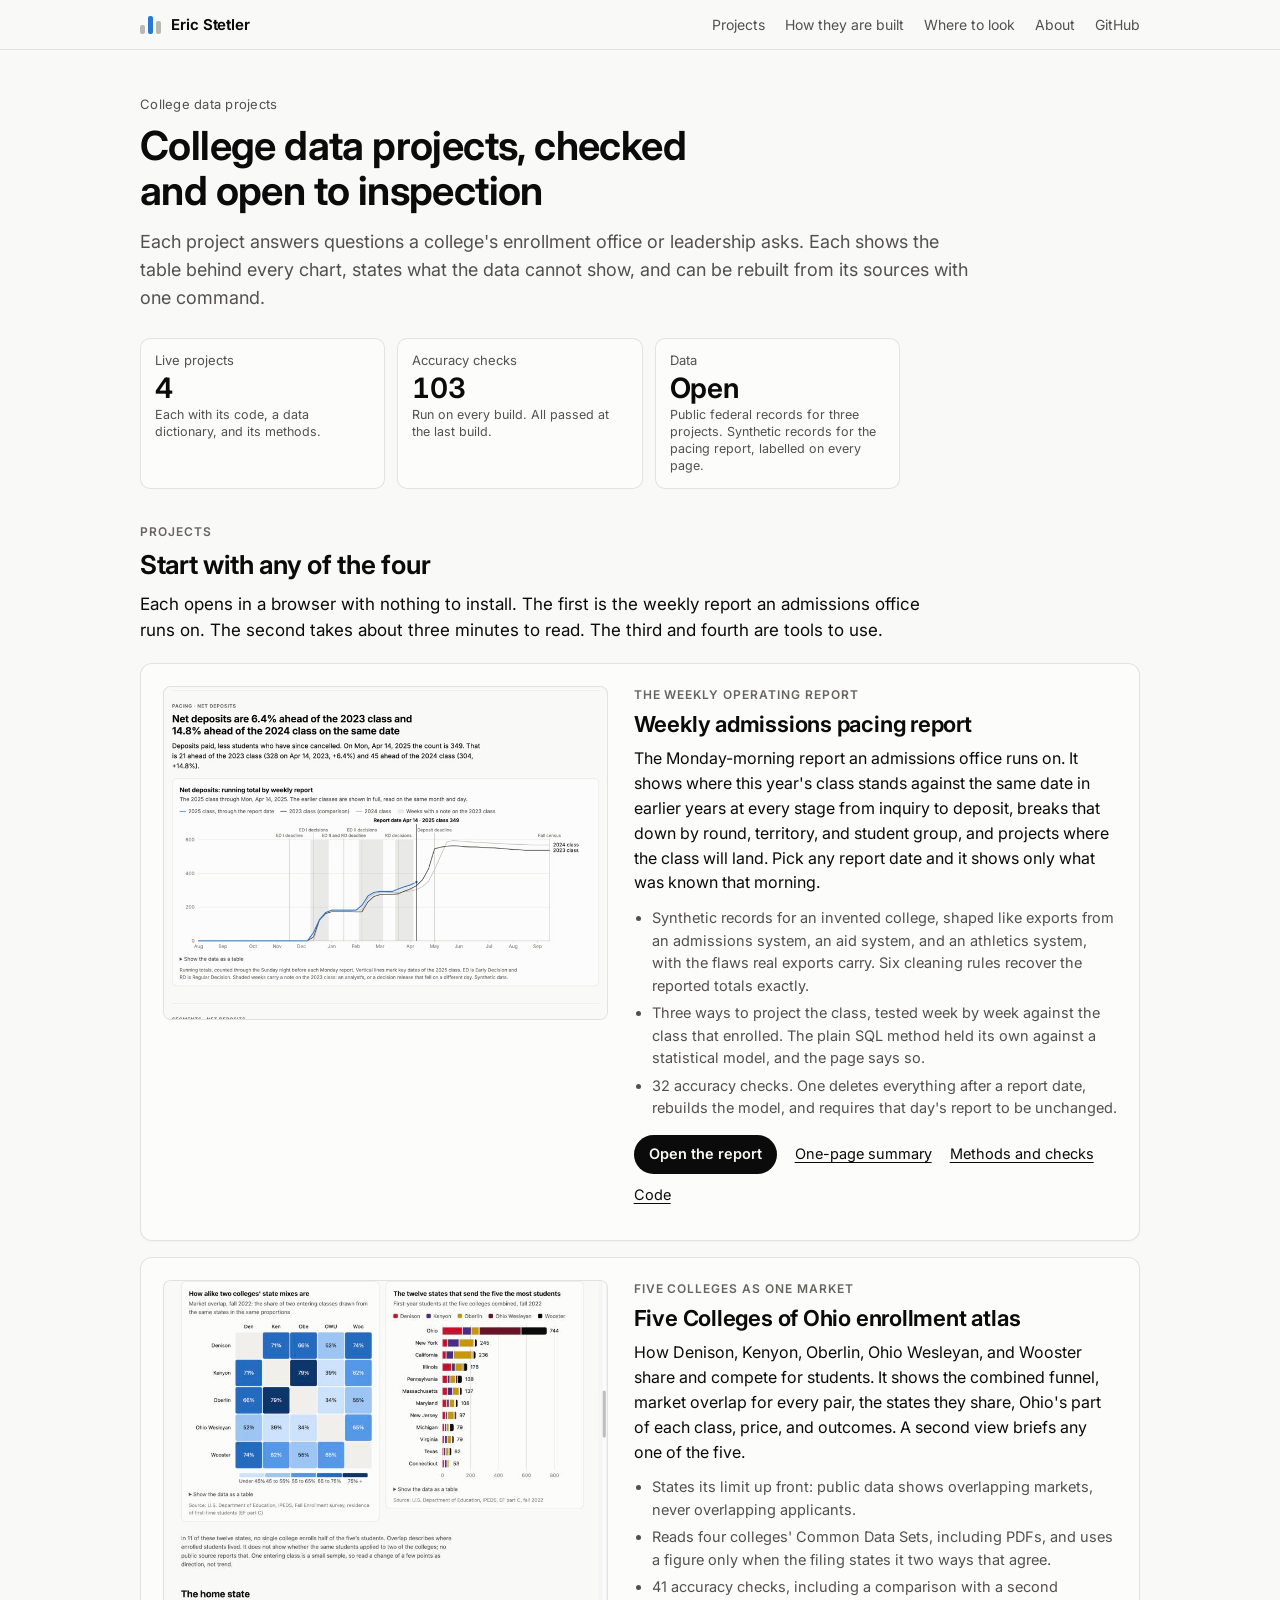
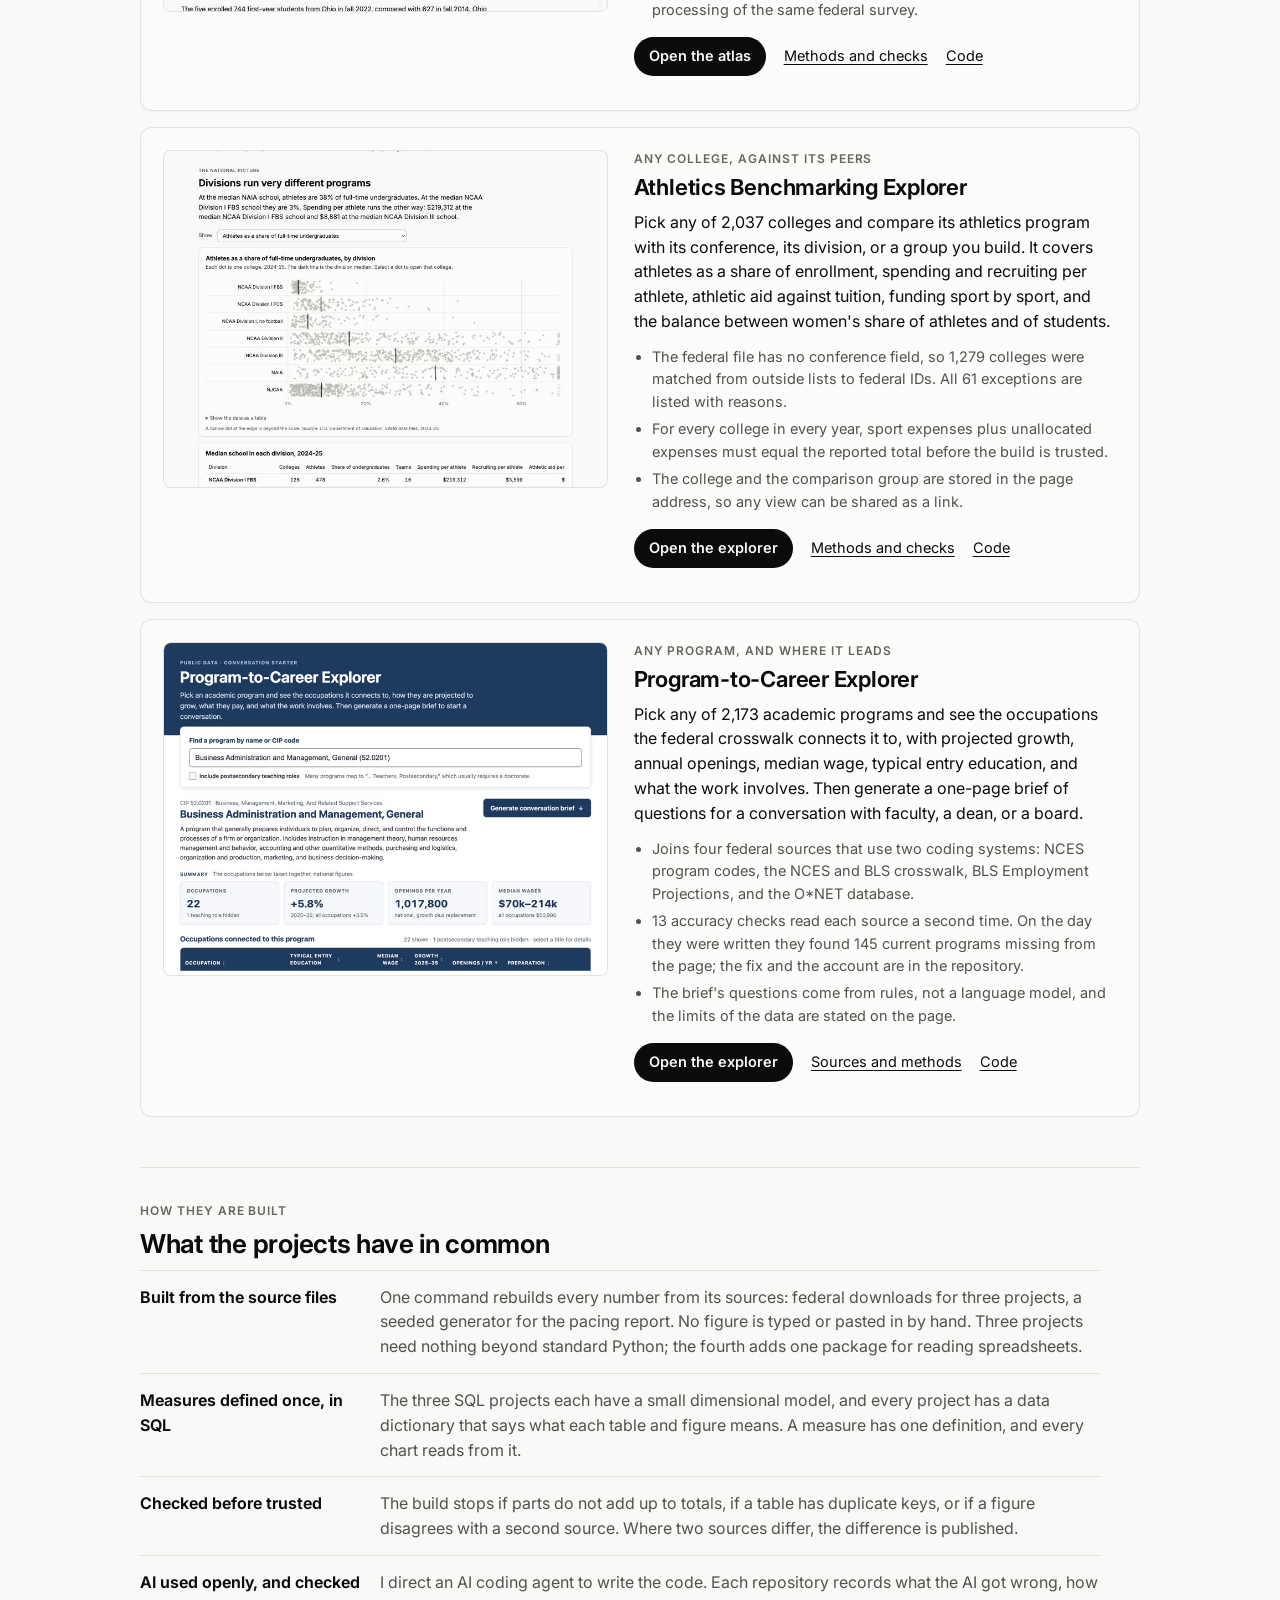
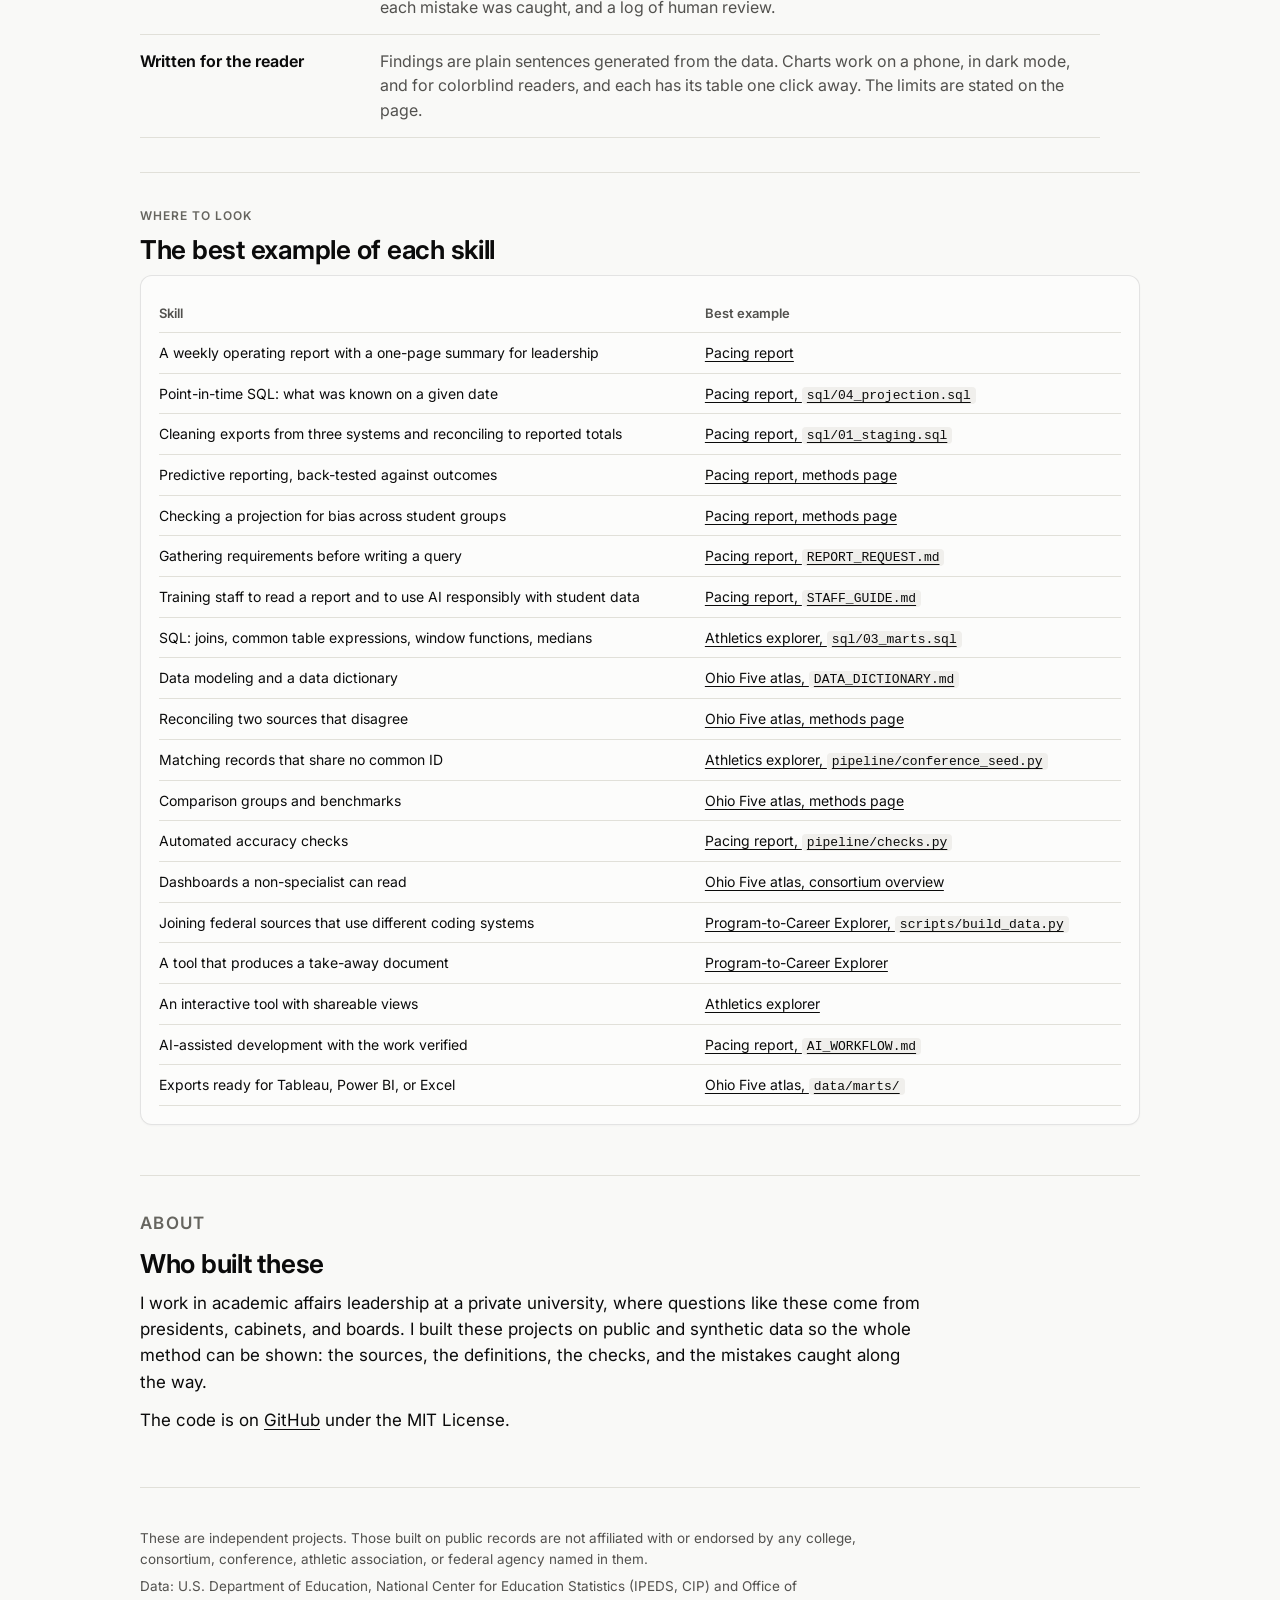
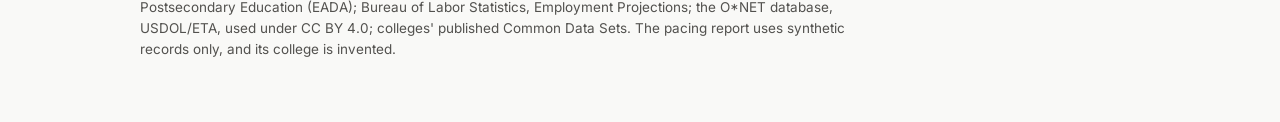
<file: index.html>
<!doctype html>
<html lang="en">
<head>
<meta charset="utf-8">
<meta name="viewport" content="width=device-width, initial-scale=1">
<title>Eric Stetler · College data projects</title>
<meta name="description" content="College data projects built with an AI coding agent and checked: a weekly admissions pacing report, two analyses of public federal records, and a program-to-career explorer. Each is live and open source.">
<link rel="preconnect" href="https://fonts.googleapis.com">
<link rel="preconnect" href="https://fonts.gstatic.com" crossorigin>
<link rel="stylesheet" href="https://fonts.googleapis.com/css2?family=Inter:wght@400..700&display=swap">
<link rel="stylesheet" href="css/style.css">
</head>
<body>
<div class="mast">
  <div class="wrap mast-in">
    <a class="brand" href="./"><span class="mark" aria-hidden="true"><i></i><i></i><i></i></span><span>Eric Stetler</span></a>
    <nav aria-label="Sections of this page">
      <a href="#projects">Projects</a>
      <a href="#method">How they are built</a>
      <a href="#skills">Where to look</a>
      <a href="#about">About</a>
      <a href="https://github.com/estetler-mbadba">GitHub</a>
    </nav>
  </div>
</div>

<div class="wrap">

<header class="top">
  <p class="eyebrow">College data projects</p>
  <h1>College data projects, checked and open to inspection</h1>
  <p class="deck">Each project answers questions a college's enrollment office or leadership asks. Each shows the table behind every chart, states what the data cannot show, and can be rebuilt from its sources with one command.</p>
  <div class="tiles">
    <div class="tile"><span class="label">Live projects</span><span class="value">4</span><span class="delta">Each with its code, a data dictionary, and its methods.</span></div>
    <div class="tile"><span class="label">Accuracy checks</span><span class="value">103</span><span class="delta">Run on every build. All passed at the last build.</span></div>
    <div class="tile"><span class="label">Data</span><span class="value">Open</span><span class="delta">Public federal records for three projects. Synthetic records for the pacing report, labelled on every page.</span></div>
  </div>
</header>

<section id="projects">
  <p class="kicker">Projects</p>
  <h2>Start with any of the four</h2>
  <p class="finding">Each opens in a browser with nothing to install. The first is the weekly report an admissions office runs on. The second takes about three minutes to read. The third and fourth are tools to use.</p>

  <article class="card project">
    <a class="shot" href="https://estetler-mbadba.github.io/admissions-pacing-report/"><img src="img/admissions-pacing-report.jpg" width="800" height="600" alt="Net deposits by weekly report for three entering classes, with the report date marked" loading="lazy"></a>
    <div>
      <p class="kicker">The weekly operating report</p>
      <h3><a href="https://estetler-mbadba.github.io/admissions-pacing-report/">Weekly admissions pacing report</a></h3>
      <p>The Monday-morning report an admissions office runs on. It shows where this year's class stands against the same date in earlier years at every stage from inquiry to deposit, breaks that down by round, territory, and student group, and projects where the class will land. Pick any report date and it shows only what was known that morning.</p>
      <ul>
        <li>Synthetic records for an invented college, shaped like exports from an admissions system, an aid system, and an athletics system, with the flaws real exports carry. Six cleaning rules recover the reported totals exactly.</li>
        <li>Three ways to project the class, tested week by week against the class that enrolled. The plain SQL method held its own against a statistical model, and the page says so.</li>
        <li>32 accuracy checks. One deletes everything after a report date, rebuilds the model, and requires that day's report to be unchanged.</li>
      </ul>
      <p class="links"><a class="btn" href="https://estetler-mbadba.github.io/admissions-pacing-report/">Open the report</a> <a href="https://estetler-mbadba.github.io/admissions-pacing-report/summary.html">One-page summary</a> <a href="https://estetler-mbadba.github.io/admissions-pacing-report/methods.html">Methods and checks</a> <a href="https://github.com/estetler-mbadba/admissions-pacing-report">Code</a></p>
    </div>
  </article>

  <article class="card project">
    <a class="shot" href="https://estetler-mbadba.github.io/ohio-five-enrollment-atlas/"><img src="img/ohio-five-enrollment-atlas.jpg" width="800" height="596" alt="Market overlap between each pair of the Five Colleges of Ohio" loading="lazy"></a>
    <div>
      <p class="kicker">Five colleges as one market</p>
      <h3><a href="https://estetler-mbadba.github.io/ohio-five-enrollment-atlas/">Five Colleges of Ohio enrollment atlas</a></h3>
      <p>How Denison, Kenyon, Oberlin, Ohio Wesleyan, and Wooster share and compete for students. It shows the combined funnel, market overlap for every pair, the states they share, Ohio's part of each class, price, and outcomes. A second view briefs any one of the five.</p>
      <ul>
        <li>States its limit up front: public data shows overlapping markets, never overlapping applicants.</li>
        <li>Reads four colleges' Common Data Sets, including PDFs, and uses a figure only when the filing states it two ways that agree.</li>
        <li>41 accuracy checks, including a comparison with a second processing of the same federal survey.</li>
      </ul>
      <p class="links"><a class="btn" href="https://estetler-mbadba.github.io/ohio-five-enrollment-atlas/">Open the atlas</a> <a href="https://estetler-mbadba.github.io/ohio-five-enrollment-atlas/methods.html">Methods and checks</a> <a href="https://github.com/estetler-mbadba/ohio-five-enrollment-atlas">Code</a></p>
    </div>
  </article>

  <article class="card project">
    <a class="shot" href="https://estetler-mbadba.github.io/athletics-benchmarking-explorer/"><img src="img/athletics-benchmarking-explorer.jpg" width="800" height="608" alt="Athletes as a share of undergraduates by division, one dot per college" loading="lazy"></a>
    <div>
      <p class="kicker">Any college, against its peers</p>
      <h3><a href="https://estetler-mbadba.github.io/athletics-benchmarking-explorer/">Athletics Benchmarking Explorer</a></h3>
      <p>Pick any of 2,037 colleges and compare its athletics program with its conference, its division, or a group you build. It covers athletes as a share of enrollment, spending and recruiting per athlete, athletic aid against tuition, funding sport by sport, and the balance between women's share of athletes and of students.</p>
      <ul>
        <li>The federal file has no conference field, so 1,279 colleges were matched from outside lists to federal IDs. All 61 exceptions are listed with reasons.</li>
        <li>For every college in every year, sport expenses plus unallocated expenses must equal the reported total before the build is trusted.</li>
        <li>The college and the comparison group are stored in the page address, so any view can be shared as a link.</li>
      </ul>
      <p class="links"><a class="btn" href="https://estetler-mbadba.github.io/athletics-benchmarking-explorer/">Open the explorer</a> <a href="https://estetler-mbadba.github.io/athletics-benchmarking-explorer/methods.html">Methods and checks</a> <a href="https://github.com/estetler-mbadba/athletics-benchmarking-explorer">Code</a></p>
    </div>
  </article>
  <article class="card project">
    <a class="shot" href="https://estetler-mbadba.github.io/program-career-explorer/"><img src="img/program-career-explorer.jpg" width="800" height="600" alt="The explorer showing the occupations connected to a business administration program, with growth, openings, and wages" loading="lazy"></a>
    <div>
      <p class="kicker">Any program, and where it leads</p>
      <h3><a href="https://estetler-mbadba.github.io/program-career-explorer/">Program-to-Career Explorer</a></h3>
      <p>Pick any of 2,173 academic programs and see the occupations the federal crosswalk connects it to, with projected growth, annual openings, median wage, typical entry education, and what the work involves. Then generate a one-page brief of questions for a conversation with faculty, a dean, or a board.</p>
      <ul>
        <li>Joins four federal sources that use two coding systems: NCES program codes, the NCES and BLS crosswalk, BLS Employment Projections, and the O*NET database.</li>
        <li>13 accuracy checks read each source a second time. On the day they were written they found 145 current programs missing from the page; the fix and the account are in the repository.</li>
        <li>The brief's questions come from rules, not a language model, and the limits of the data are stated on the page.</li>
      </ul>
      <p class="links"><a class="btn" href="https://estetler-mbadba.github.io/program-career-explorer/">Open the explorer</a> <a href="https://github.com/estetler-mbadba/program-career-explorer/blob/main/SOURCES.md">Sources and methods</a> <a href="https://github.com/estetler-mbadba/program-career-explorer">Code</a></p>
    </div>
  </article>
</section>

<section id="method">
  <p class="kicker">How they are built</p>
  <h2>What the projects have in common</h2>
  <dl class="how">
    <dt>Built from the source files</dt>
    <dd>One command rebuilds every number from its sources: federal downloads for three projects, a seeded generator for the pacing report. No figure is typed or pasted in by hand. Three projects need nothing beyond standard Python; the fourth adds one package for reading spreadsheets.</dd>
    <dt>Measures defined once, in SQL</dt>
    <dd>The three SQL projects each have a small dimensional model, and every project has a data dictionary that says what each table and figure means. A measure has one definition, and every chart reads from it.</dd>
    <dt>Checked before trusted</dt>
    <dd>The build stops if parts do not add up to totals, if a table has duplicate keys, or if a figure disagrees with a second source. Where two sources differ, the difference is published.</dd>
    <dt>AI used openly, and checked</dt>
    <dd>I direct an AI coding agent to write the code. Each repository records what the AI got wrong, how each mistake was caught, and a log of human review.</dd>
    <dt>Written for the reader</dt>
    <dd>Findings are plain sentences generated from the data. Charts work on a phone, in dark mode, and for colorblind readers, and each has its table one click away. The limits are stated on the page.</dd>
  </dl>
</section>

<section id="skills">
  <p class="kicker">Where to look</p>
  <h2>The best example of each skill</h2>
  <div class="card"><div class="table-scroll">
    <table>
      <thead><tr><th scope="col">Skill</th><th scope="col">Best example</th></tr></thead>
      <tbody>
        <tr><td>A weekly operating report with a one-page summary for leadership</td><td><a href="https://estetler-mbadba.github.io/admissions-pacing-report/">Pacing report</a></td></tr>
        <tr><td>Point-in-time SQL: what was known on a given date</td><td><a href="https://github.com/estetler-mbadba/admissions-pacing-report/blob/main/sql/04_projection.sql">Pacing report, <code>sql/04_projection.sql</code></a></td></tr>
        <tr><td>Cleaning exports from three systems and reconciling to reported totals</td><td><a href="https://github.com/estetler-mbadba/admissions-pacing-report/blob/main/sql/01_staging.sql">Pacing report, <code>sql/01_staging.sql</code></a></td></tr>
        <tr><td>Predictive reporting, back-tested against outcomes</td><td><a href="https://estetler-mbadba.github.io/admissions-pacing-report/methods.html#at=backtest">Pacing report, methods page</a></td></tr>
        <tr><td>Checking a projection for bias across student groups</td><td><a href="https://estetler-mbadba.github.io/admissions-pacing-report/methods.html#at=bias">Pacing report, methods page</a></td></tr>
        <tr><td>Gathering requirements before writing a query</td><td><a href="https://github.com/estetler-mbadba/admissions-pacing-report/blob/main/REPORT_REQUEST.md">Pacing report, <code>REPORT_REQUEST.md</code></a></td></tr>
        <tr><td>Training staff to read a report and to use AI responsibly with student data</td><td><a href="https://github.com/estetler-mbadba/admissions-pacing-report/blob/main/STAFF_GUIDE.md">Pacing report, <code>STAFF_GUIDE.md</code></a></td></tr>
        <tr><td>SQL: joins, common table expressions, window functions, medians</td><td><a href="https://github.com/estetler-mbadba/athletics-benchmarking-explorer/blob/main/sql/03_marts.sql">Athletics explorer, <code>sql/03_marts.sql</code></a></td></tr>
        <tr><td>Data modeling and a data dictionary</td><td><a href="https://github.com/estetler-mbadba/ohio-five-enrollment-atlas/blob/main/DATA_DICTIONARY.md">Ohio Five atlas, <code>DATA_DICTIONARY.md</code></a></td></tr>
        <tr><td>Reconciling two sources that disagree</td><td><a href="https://estetler-mbadba.github.io/ohio-five-enrollment-atlas/methods.html#second-source">Ohio Five atlas, methods page</a></td></tr>
        <tr><td>Matching records that share no common ID</td><td><a href="https://github.com/estetler-mbadba/athletics-benchmarking-explorer/blob/main/pipeline/conference_seed.py">Athletics explorer, <code>pipeline/conference_seed.py</code></a></td></tr>
        <tr><td>Comparison groups and benchmarks</td><td><a href="https://estetler-mbadba.github.io/ohio-five-enrollment-atlas/methods.html">Ohio Five atlas, methods page</a></td></tr>
        <tr><td>Automated accuracy checks</td><td><a href="https://github.com/estetler-mbadba/admissions-pacing-report/blob/main/pipeline/checks.py">Pacing report, <code>pipeline/checks.py</code></a></td></tr>
        <tr><td>Dashboards a non-specialist can read</td><td><a href="https://estetler-mbadba.github.io/ohio-five-enrollment-atlas/">Ohio Five atlas, consortium overview</a></td></tr>
        <tr><td>Joining federal sources that use different coding systems</td><td><a href="https://github.com/estetler-mbadba/program-career-explorer/blob/main/scripts/build_data.py">Program-to-Career Explorer, <code>scripts/build_data.py</code></a></td></tr>
        <tr><td>A tool that produces a take-away document</td><td><a href="https://estetler-mbadba.github.io/program-career-explorer/">Program-to-Career Explorer</a></td></tr>
        <tr><td>An interactive tool with shareable views</td><td><a href="https://estetler-mbadba.github.io/athletics-benchmarking-explorer/">Athletics explorer</a></td></tr>
        <tr><td>AI-assisted development with the work verified</td><td><a href="https://github.com/estetler-mbadba/admissions-pacing-report/blob/main/AI_WORKFLOW.md">Pacing report, <code>AI_WORKFLOW.md</code></a></td></tr>
        <tr><td>Exports ready for Tableau, Power BI, or Excel</td><td><a href="https://github.com/estetler-mbadba/ohio-five-enrollment-atlas/tree/main/data/marts">Ohio Five atlas, <code>data/marts/</code></a></td></tr>
      </tbody>
    </table>
  </div></div>
</section>

<section id="about" class="about">
  <p class="kicker">About</p>
  <h2>Who built these</h2>
  <p>I work in academic affairs leadership at a private university, where questions like these come from presidents, cabinets, and boards. I built these projects on public and synthetic data so the whole method can be shown: the sources, the definitions, the checks, and the mistakes caught along the way.</p>
  <p>The code is on <a href="https://github.com/estetler-mbadba">GitHub</a> under the MIT License.</p>
</section>

<hr>
<footer>
  <p>These are independent projects. Those built on public records are not affiliated with or endorsed by any college, consortium, conference, athletic association, or federal agency named in them.</p>
  <p>Data: U.S. Department of Education, National Center for Education Statistics (IPEDS, CIP) and Office of Postsecondary Education (EADA); Bureau of Labor Statistics, Employment Projections; the O*NET database, USDOL/ETA, used under CC BY 4.0; colleges' published Common Data Sets. The pacing report uses synthetic records only, and its college is invented.</p>
</footer>

</div>
</body>
</html>
</file>
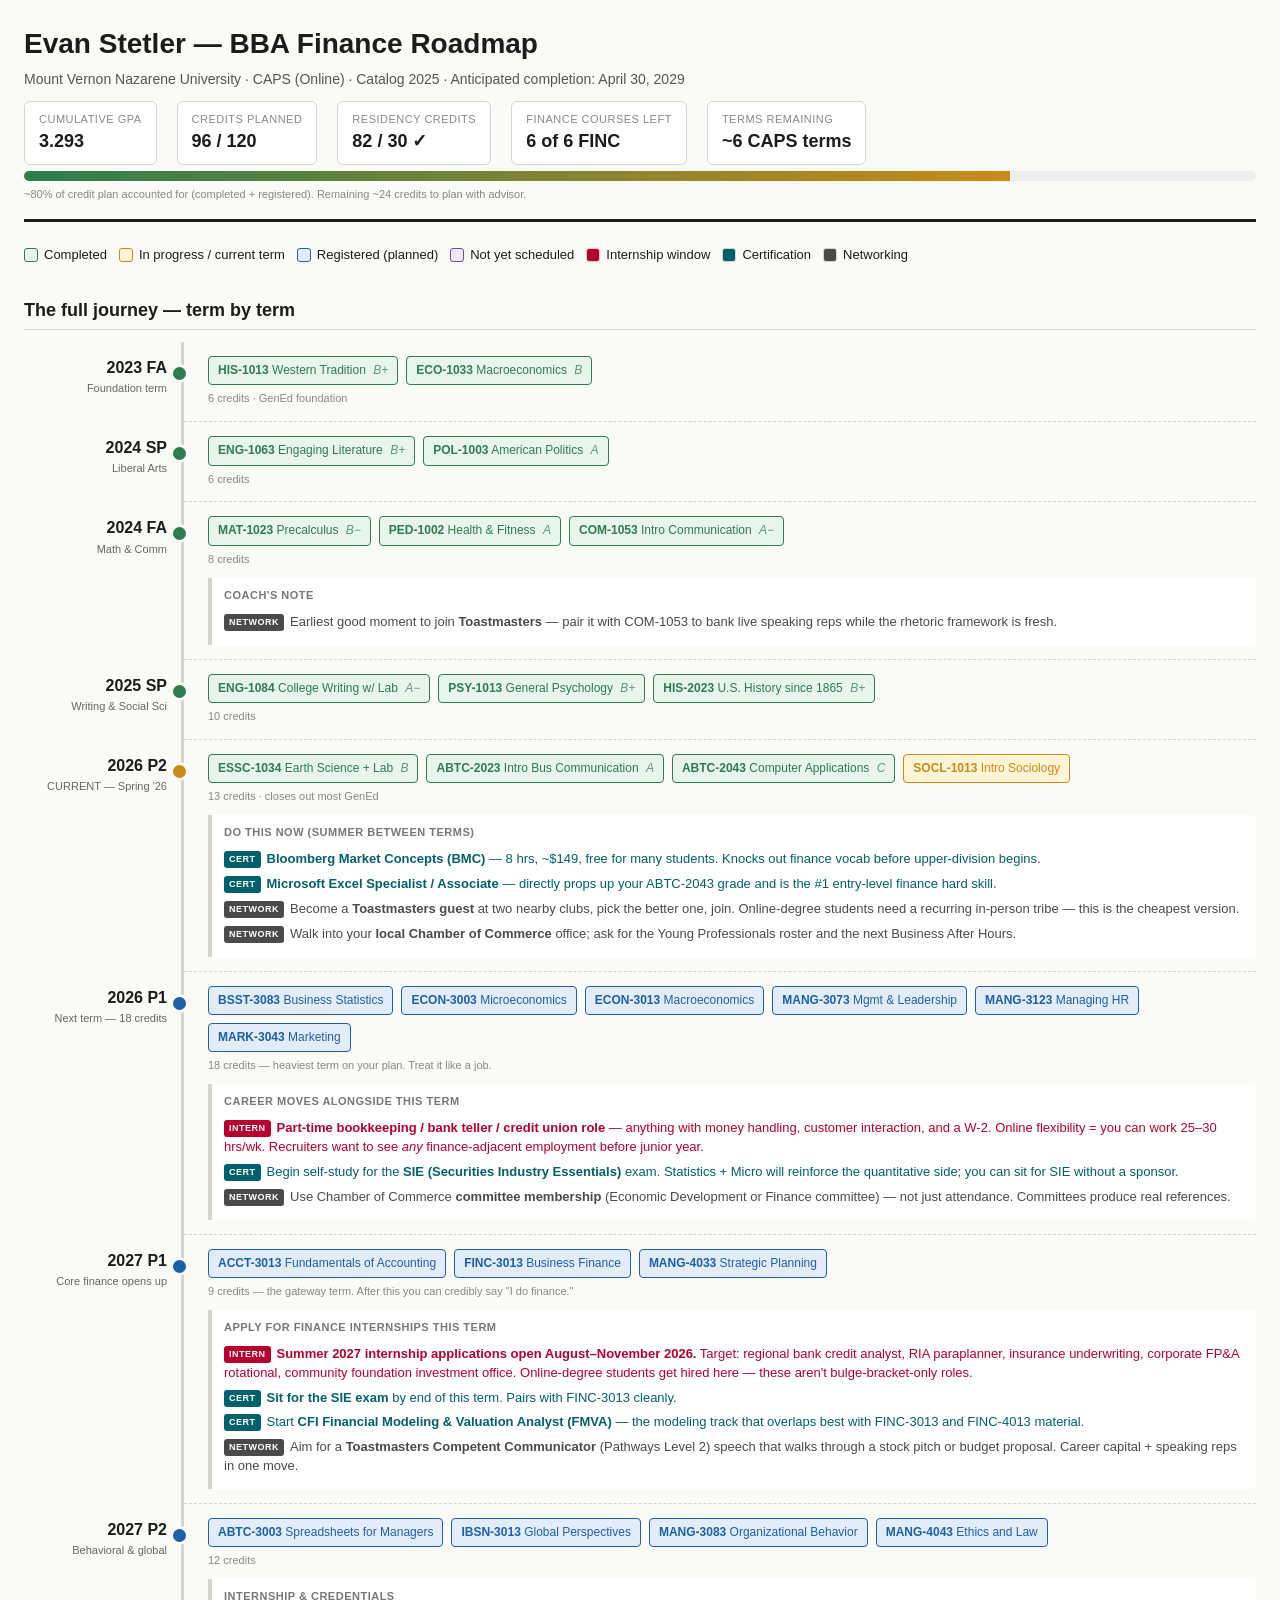
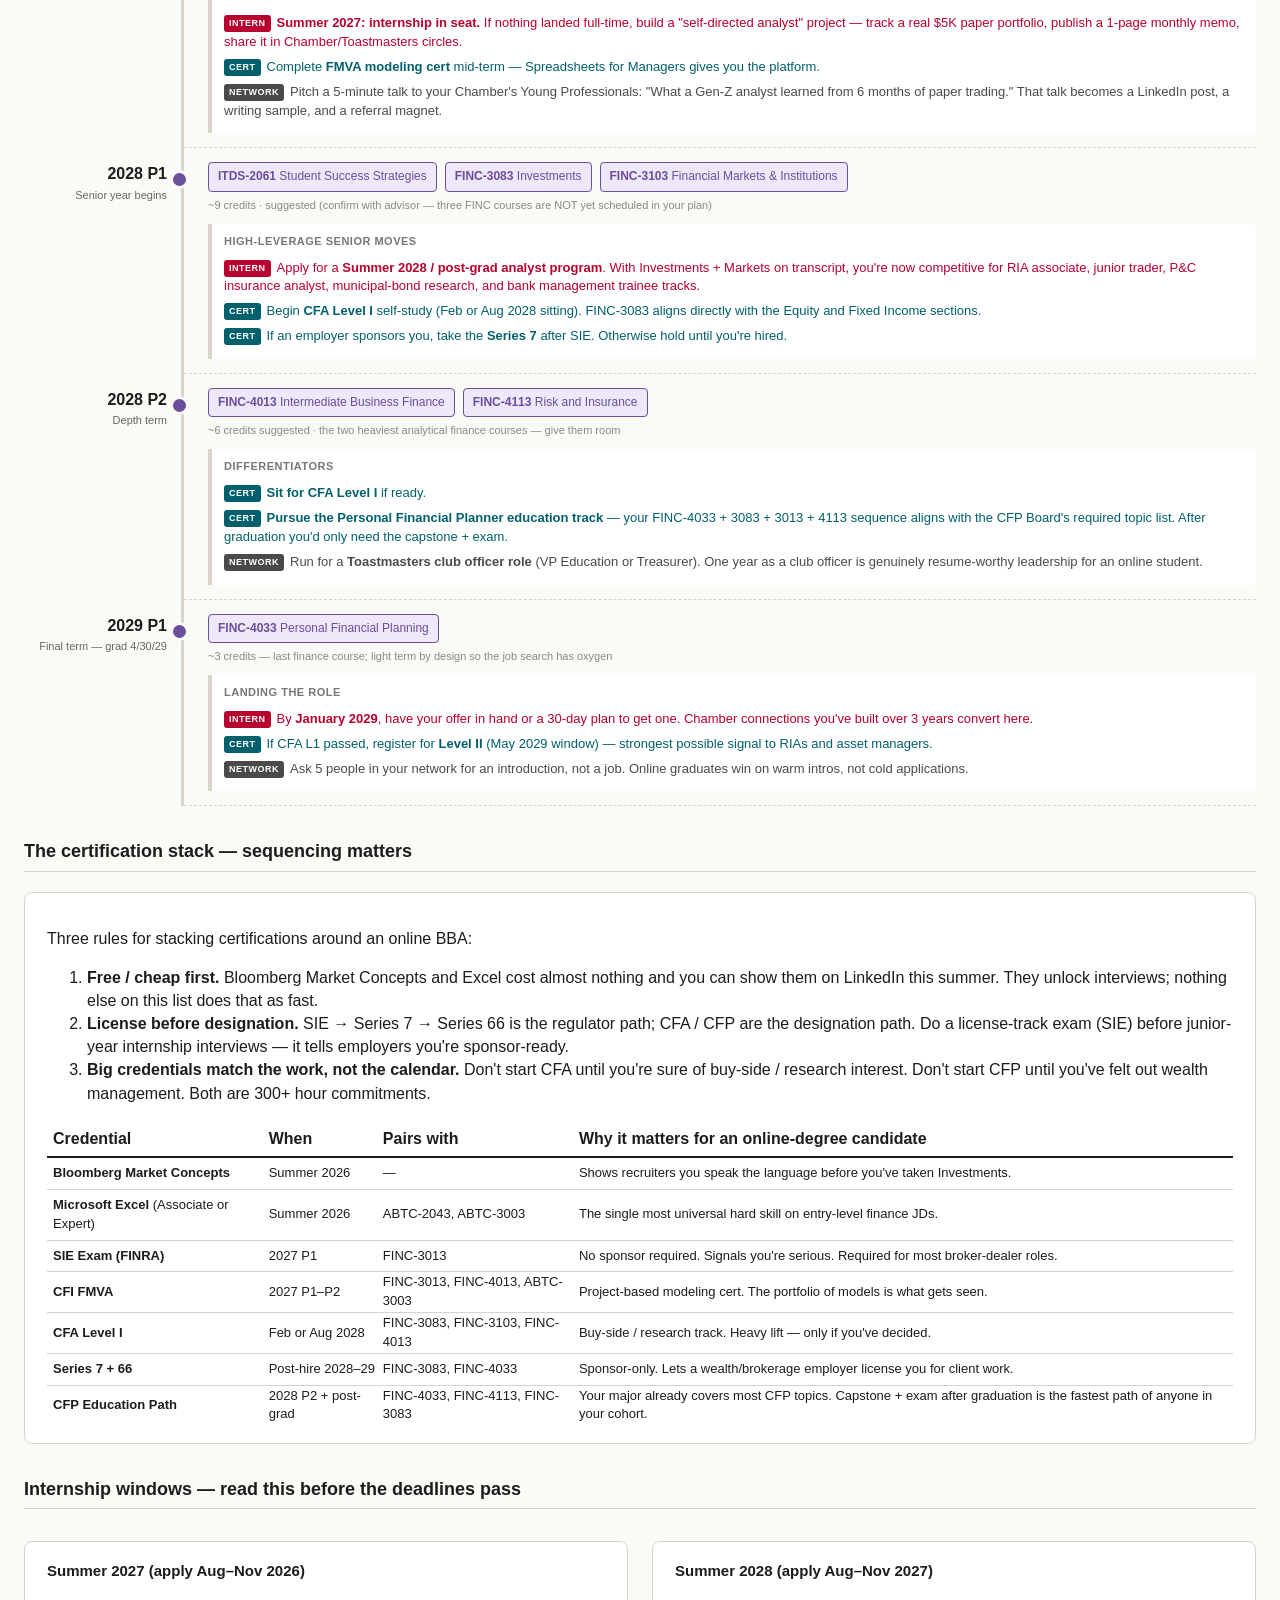
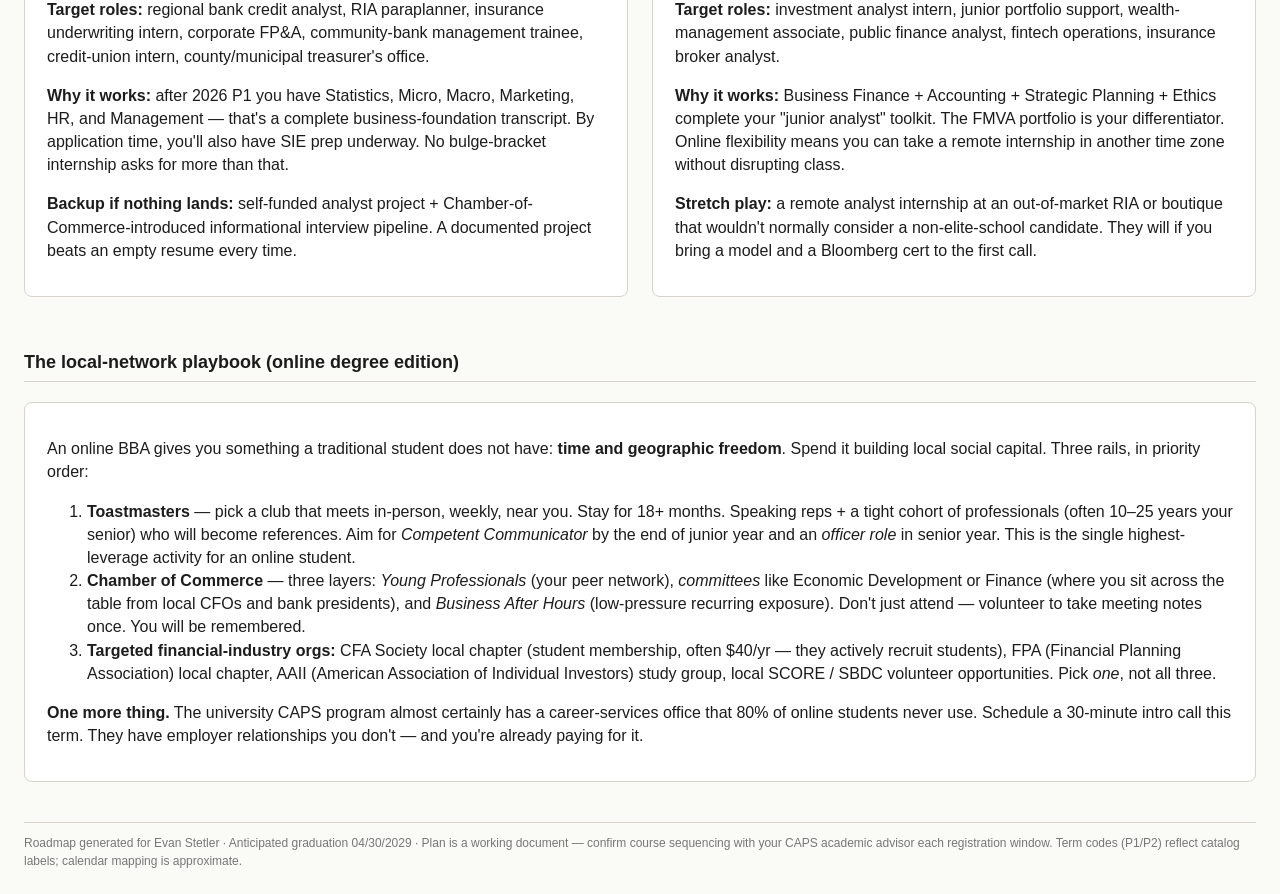
<file: Evan_Roadmap.html>
<!DOCTYPE html>
<html lang="en">
<head>
<meta charset="UTF-8">
<title>Evan Stetler — BBA Finance Roadmap to 4/30/2029</title>
<style>
  :root {
    --done: #2e7d4f;
    --done-bg: #e8f5ec;
    --now: #c98a1a;
    --now-bg: #fff4d6;
    --next: #1f5fa8;
    --next-bg: #e3edfa;
    --future: #6b4f9b;
    --future-bg: #efe7fa;
    --internship: #b8002e;
    --cert: #00606b;
    --network: #4a4a4a;
    --bg: #fafaf7;
    --ink: #1c1c1c;
    --rule: #d8d4cc;
  }
  * { box-sizing: border-box; }
  body { font-family: 'Helvetica Neue', Arial, sans-serif; background: var(--bg); color: var(--ink); margin: 0; padding: 24px; line-height: 1.45; }
  header { border-bottom: 3px solid var(--ink); padding-bottom: 16px; margin-bottom: 24px; }
  h1 { margin: 0 0 4px 0; font-size: 28px; }
  .sub { color: #555; font-size: 14px; }
  .stats { display: flex; gap: 20px; margin-top: 12px; flex-wrap: wrap; }
  .stat { background: white; border: 1px solid var(--rule); border-radius: 6px; padding: 10px 14px; min-width: 130px; }
  .stat .label { font-size: 11px; text-transform: uppercase; letter-spacing: 0.5px; color: #888; }
  .stat .value { font-size: 18px; font-weight: 600; }

  .legend { display: flex; gap: 12px; flex-wrap: wrap; margin-bottom: 20px; font-size: 13px; }
  .legend span { display: inline-flex; align-items: center; gap: 6px; }
  .swatch { width: 14px; height: 14px; border-radius: 3px; display: inline-block; border: 1px solid var(--rule); }

  h2 { font-size: 18px; margin: 32px 0 12px; padding-bottom: 6px; border-bottom: 1px solid var(--rule); }

  .timeline { display: grid; grid-template-columns: 160px 1fr; gap: 0; }
  .term {
    display: contents;
  }
  .term-label {
    border-right: 3px solid var(--rule);
    padding: 14px 14px 14px 0;
    text-align: right;
    font-weight: 600;
    position: relative;
  }
  .term-label .when { display: block; font-size: 11px; color: #666; font-weight: 400; margin-top: 2px; }
  .term-label::after {
    content: '';
    position: absolute;
    right: -8px;
    top: 22px;
    width: 13px;
    height: 13px;
    border-radius: 50%;
    background: var(--rule);
    border: 3px solid var(--bg);
  }
  .term.done .term-label::after { background: var(--done); }
  .term.now .term-label::after { background: var(--now); }
  .term.next .term-label::after { background: var(--next); }
  .term.future .term-label::after { background: var(--future); }
  .term-content { padding: 14px 0 14px 24px; border-bottom: 1px dashed var(--rule); }
  .course-row { display: flex; gap: 8px; flex-wrap: wrap; margin-bottom: 6px; }
  .course {
    display: inline-block;
    padding: 5px 9px;
    border-radius: 4px;
    font-size: 12px;
    border: 1px solid var(--rule);
    background: white;
  }
  .course.done { background: var(--done-bg); border-color: var(--done); color: var(--done); }
  .course.now { background: var(--now-bg); border-color: var(--now); color: var(--now); }
  .course.next { background: var(--next-bg); border-color: var(--next); color: var(--next); }
  .course.future { background: var(--future-bg); border-color: var(--future); color: var(--future); }
  .course .code { font-weight: 700; }
  .course .grade { font-style: italic; opacity: 0.75; margin-left: 4px; }

  .milestones { margin-top: 10px; padding: 10px 12px; background: white; border-left: 4px solid var(--rule); border-radius: 0 4px 4px 0; }
  .milestone-title { font-size: 11px; text-transform: uppercase; letter-spacing: 0.5px; color: #777; margin-bottom: 6px; font-weight: 700; }
  .ms { display: block; font-size: 13px; padding: 3px 0; }
  .ms.intern { color: var(--internship); }
  .ms.cert { color: var(--cert); }
  .ms.net { color: var(--network); }
  .ms .tag {
    display: inline-block;
    font-size: 9px;
    font-weight: 700;
    letter-spacing: 0.5px;
    padding: 2px 5px;
    border-radius: 3px;
    margin-right: 6px;
    vertical-align: middle;
    color: white;
  }
  .ms.intern .tag { background: var(--internship); }
  .ms.cert .tag { background: var(--cert); }
  .ms.net .tag { background: var(--network); }

  .credits { font-size: 11px; color: #888; margin-top: 6px; }
  .progress-bar { height: 10px; background: #eee; border-radius: 5px; overflow: hidden; margin-top: 6px; }
  .progress-bar .fill { height: 100%; background: linear-gradient(90deg, var(--done), var(--now)); }

  .summary-card {
    background: white;
    border: 1px solid var(--rule);
    border-radius: 8px;
    padding: 18px 22px;
    margin: 20px 0;
  }
  .summary-card h3 { margin-top: 0; font-size: 15px; }
  .two-col { display: grid; grid-template-columns: 1fr 1fr; gap: 24px; }
  @media (max-width: 700px) { .two-col { grid-template-columns: 1fr; } .timeline { grid-template-columns: 110px 1fr; } }
  footer { margin-top: 40px; font-size: 12px; color: #777; border-top: 1px solid var(--rule); padding-top: 12px; }
</style>
</head>
<body>

<header>
  <h1>Evan Stetler — BBA Finance Roadmap</h1>
  <div class="sub">Mount Vernon Nazarene University · CAPS (Online) · Catalog 2025 · Anticipated completion: April 30, 2029</div>
  <div class="stats">
    <div class="stat"><div class="label">Cumulative GPA</div><div class="value">3.293</div></div>
    <div class="stat"><div class="label">Credits planned</div><div class="value">96 / 120</div></div>
    <div class="stat"><div class="label">Residency credits</div><div class="value">82 / 30 ✓</div></div>
    <div class="stat"><div class="label">Finance courses left</div><div class="value">6 of 6 FINC</div></div>
    <div class="stat"><div class="label">Terms remaining</div><div class="value">~6 CAPS terms</div></div>
  </div>
  <div class="progress-bar"><div class="fill" style="width: 80%"></div></div>
  <div class="credits">~80% of credit plan accounted for (completed + registered). Remaining ~24 credits to plan with advisor.</div>
</header>

<div class="legend">
  <span><span class="swatch" style="background: var(--done-bg); border-color: var(--done);"></span>Completed</span>
  <span><span class="swatch" style="background: var(--now-bg); border-color: var(--now);"></span>In progress / current term</span>
  <span><span class="swatch" style="background: var(--next-bg); border-color: var(--next);"></span>Registered (planned)</span>
  <span><span class="swatch" style="background: var(--future-bg); border-color: var(--future);"></span>Not yet scheduled</span>
  <span><span class="swatch" style="background: var(--internship);"></span>Internship window</span>
  <span><span class="swatch" style="background: var(--cert);"></span>Certification</span>
  <span><span class="swatch" style="background: var(--network);"></span>Networking</span>
</div>

<h2>The full journey — term by term</h2>

<div class="timeline">

  <!-- 2023 FA -->
  <div class="term done">
    <div class="term-label">2023 FA<span class="when">Foundation term</span></div>
    <div class="term-content">
      <div class="course-row">
        <div class="course done"><span class="code">HIS-1013</span> Western Tradition <span class="grade">B+</span></div>
        <div class="course done"><span class="code">ECO-1033</span> Macroeconomics <span class="grade">B</span></div>
      </div>
      <div class="credits">6 credits · GenEd foundation</div>
    </div>
  </div>

  <!-- 2024 SP -->
  <div class="term done">
    <div class="term-label">2024 SP<span class="when">Liberal Arts</span></div>
    <div class="term-content">
      <div class="course-row">
        <div class="course done"><span class="code">ENG-1063</span> Engaging Literature <span class="grade">B+</span></div>
        <div class="course done"><span class="code">POL-1003</span> American Politics <span class="grade">A</span></div>
      </div>
      <div class="credits">6 credits</div>
    </div>
  </div>

  <!-- 2024 FA -->
  <div class="term done">
    <div class="term-label">2024 FA<span class="when">Math & Comm</span></div>
    <div class="term-content">
      <div class="course-row">
        <div class="course done"><span class="code">MAT-1023</span> Precalculus <span class="grade">B−</span></div>
        <div class="course done"><span class="code">PED-1002</span> Health & Fitness <span class="grade">A</span></div>
        <div class="course done"><span class="code">COM-1053</span> Intro Communication <span class="grade">A−</span></div>
      </div>
      <div class="credits">8 credits</div>
      <div class="milestones">
        <div class="milestone-title">Coach's note</div>
        <span class="ms net"><span class="tag">NETWORK</span>Earliest good moment to join <b>Toastmasters</b> — pair it with COM-1053 to bank live speaking reps while the rhetoric framework is fresh.</span>
      </div>
    </div>
  </div>

  <!-- 2025 SP -->
  <div class="term done">
    <div class="term-label">2025 SP<span class="when">Writing & Social Sci</span></div>
    <div class="term-content">
      <div class="course-row">
        <div class="course done"><span class="code">ENG-1084</span> College Writing w/ Lab <span class="grade">A−</span></div>
        <div class="course done"><span class="code">PSY-1013</span> General Psychology <span class="grade">B+</span></div>
        <div class="course done"><span class="code">HIS-2023</span> U.S. History since 1865 <span class="grade">B+</span></div>
      </div>
      <div class="credits">10 credits</div>
    </div>
  </div>

  <!-- 2026 P2 - CURRENT -->
  <div class="term now">
    <div class="term-label">2026 P2<span class="when">CURRENT — Spring '26</span></div>
    <div class="term-content">
      <div class="course-row">
        <div class="course done"><span class="code">ESSC-1034</span> Earth Science + Lab <span class="grade">B</span></div>
        <div class="course done"><span class="code">ABTC-2023</span> Intro Bus Communication <span class="grade">A</span></div>
        <div class="course done"><span class="code">ABTC-2043</span> Computer Applications <span class="grade">C</span></div>
        <div class="course now"><span class="code">SOCL-1013</span> Intro Sociology</div>
      </div>
      <div class="credits">13 credits · closes out most GenEd</div>
      <div class="milestones">
        <div class="milestone-title">Do this now (summer between terms)</div>
        <span class="ms cert"><span class="tag">CERT</span><b>Bloomberg Market Concepts (BMC)</b> — 8 hrs, ~$149, free for many students. Knocks out finance vocab before upper-division begins.</span>
        <span class="ms cert"><span class="tag">CERT</span><b>Microsoft Excel Specialist / Associate</b> — directly props up your ABTC-2043 grade and is the #1 entry-level finance hard skill.</span>
        <span class="ms net"><span class="tag">NETWORK</span>Become a <b>Toastmasters guest</b> at two nearby clubs, pick the better one, join. Online-degree students need a recurring in-person tribe — this is the cheapest version.</span>
        <span class="ms net"><span class="tag">NETWORK</span>Walk into your <b>local Chamber of Commerce</b> office; ask for the Young Professionals roster and the next Business After Hours.</span>
      </div>
    </div>
  </div>

  <!-- 2026 P1 -->
  <div class="term next">
    <div class="term-label">2026 P1<span class="when">Next term — 18 credits</span></div>
    <div class="term-content">
      <div class="course-row">
        <div class="course next"><span class="code">BSST-3083</span> Business Statistics</div>
        <div class="course next"><span class="code">ECON-3003</span> Microeconomics</div>
        <div class="course next"><span class="code">ECON-3013</span> Macroeconomics</div>
        <div class="course next"><span class="code">MANG-3073</span> Mgmt & Leadership</div>
        <div class="course next"><span class="code">MANG-3123</span> Managing HR</div>
        <div class="course next"><span class="code">MARK-3043</span> Marketing</div>
      </div>
      <div class="credits">18 credits — heaviest term on your plan. Treat it like a job.</div>
      <div class="milestones">
        <div class="milestone-title">Career moves alongside this term</div>
        <span class="ms intern"><span class="tag">INTERN</span><b>Part-time bookkeeping / bank teller / credit union role</b> — anything with money handling, customer interaction, and a W-2. Online flexibility = you can work 25–30 hrs/wk. Recruiters want to see <i>any</i> finance-adjacent employment before junior year.</span>
        <span class="ms cert"><span class="tag">CERT</span>Begin self-study for the <b>SIE (Securities Industry Essentials)</b> exam. Statistics + Micro will reinforce the quantitative side; you can sit for SIE without a sponsor.</span>
        <span class="ms net"><span class="tag">NETWORK</span>Use Chamber of Commerce <b>committee membership</b> (Economic Development or Finance committee) — not just attendance. Committees produce real references.</span>
      </div>
    </div>
  </div>

  <!-- 2027 P1 -->
  <div class="term next">
    <div class="term-label">2027 P1<span class="when">Core finance opens up</span></div>
    <div class="term-content">
      <div class="course-row">
        <div class="course next"><span class="code">ACCT-3013</span> Fundamentals of Accounting</div>
        <div class="course next"><span class="code">FINC-3013</span> Business Finance</div>
        <div class="course next"><span class="code">MANG-4033</span> Strategic Planning</div>
      </div>
      <div class="credits">9 credits — the gateway term. After this you can credibly say "I do finance."</div>
      <div class="milestones">
        <div class="milestone-title">Apply for finance internships THIS term</div>
        <span class="ms intern"><span class="tag">INTERN</span><b>Summer 2027 internship applications open August–November 2026.</b> Target: regional bank credit analyst, RIA paraplanner, insurance underwriting, corporate FP&A rotational, community foundation investment office. Online-degree students get hired here — these aren't bulge-bracket-only roles.</span>
        <span class="ms cert"><span class="tag">CERT</span><b>Sit for the SIE exam</b> by end of this term. Pairs with FINC-3013 cleanly.</span>
        <span class="ms cert"><span class="tag">CERT</span>Start <b>CFI Financial Modeling & Valuation Analyst (FMVA)</b> — the modeling track that overlaps best with FINC-3013 and FINC-4013 material.</span>
        <span class="ms net"><span class="tag">NETWORK</span>Aim for a <b>Toastmasters Competent Communicator</b> (Pathways Level 2) speech that walks through a stock pitch or budget proposal. Career capital + speaking reps in one move.</span>
      </div>
    </div>
  </div>

  <!-- 2027 P2 -->
  <div class="term next">
    <div class="term-label">2027 P2<span class="when">Behavioral & global</span></div>
    <div class="term-content">
      <div class="course-row">
        <div class="course next"><span class="code">ABTC-3003</span> Spreadsheets for Managers</div>
        <div class="course next"><span class="code">IBSN-3013</span> Global Perspectives</div>
        <div class="course next"><span class="code">MANG-3083</span> Organizational Behavior</div>
        <div class="course next"><span class="code">MANG-4043</span> Ethics and Law</div>
      </div>
      <div class="credits">12 credits</div>
      <div class="milestones">
        <div class="milestone-title">Internship & credentials</div>
        <span class="ms intern"><span class="tag">INTERN</span><b>Summer 2027: internship in seat.</b> If nothing landed full-time, build a "self-directed analyst" project — track a real $5K paper portfolio, publish a 1-page monthly memo, share it in Chamber/Toastmasters circles.</span>
        <span class="ms cert"><span class="tag">CERT</span>Complete <b>FMVA modeling cert</b> mid-term — Spreadsheets for Managers gives you the platform.</span>
        <span class="ms net"><span class="tag">NETWORK</span>Pitch a 5-minute talk to your Chamber's Young Professionals: "What a Gen-Z analyst learned from 6 months of paper trading." That talk becomes a LinkedIn post, a writing sample, and a referral magnet.</span>
      </div>
    </div>
  </div>

  <!-- 2028 P1 -->
  <div class="term future">
    <div class="term-label">2028 P1<span class="when">Senior year begins</span></div>
    <div class="term-content">
      <div class="course-row">
        <div class="course future"><span class="code">ITDS-2061</span> Student Success Strategies</div>
        <div class="course future"><span class="code">FINC-3083</span> Investments</div>
        <div class="course future"><span class="code">FINC-3103</span> Financial Markets &amp; Institutions</div>
      </div>
      <div class="credits">~9 credits · suggested (confirm with advisor — three FINC courses are NOT yet scheduled in your plan)</div>
      <div class="milestones">
        <div class="milestone-title">High-leverage senior moves</div>
        <span class="ms intern"><span class="tag">INTERN</span>Apply for a <b>Summer 2028 / post-grad analyst program</b>. With Investments + Markets on transcript, you're now competitive for RIA associate, junior trader, P&C insurance analyst, municipal-bond research, and bank management trainee tracks.</span>
        <span class="ms cert"><span class="tag">CERT</span>Begin <b>CFA Level I</b> self-study (Feb or Aug 2028 sitting). FINC-3083 aligns directly with the Equity and Fixed Income sections.</span>
        <span class="ms cert"><span class="tag">CERT</span>If an employer sponsors you, take the <b>Series 7</b> after SIE. Otherwise hold until you're hired.</span>
      </div>
    </div>
  </div>

  <!-- 2028 P2 -->
  <div class="term future">
    <div class="term-label">2028 P2<span class="when">Depth term</span></div>
    <div class="term-content">
      <div class="course-row">
        <div class="course future"><span class="code">FINC-4013</span> Intermediate Business Finance</div>
        <div class="course future"><span class="code">FINC-4113</span> Risk and Insurance</div>
      </div>
      <div class="credits">~6 credits suggested · the two heaviest analytical finance courses — give them room</div>
      <div class="milestones">
        <div class="milestone-title">Differentiators</div>
        <span class="ms cert"><span class="tag">CERT</span><b>Sit for CFA Level I</b> if ready.</span>
        <span class="ms cert"><span class="tag">CERT</span><b>Pursue the Personal Financial Planner education track</b> — your FINC-4033 + 3083 + 3013 + 4113 sequence aligns with the CFP Board's required topic list. After graduation you'd only need the capstone + exam.</span>
        <span class="ms net"><span class="tag">NETWORK</span>Run for a <b>Toastmasters club officer role</b> (VP Education or Treasurer). One year as a club officer is genuinely resume-worthy leadership for an online student.</span>
      </div>
    </div>
  </div>

  <!-- 2029 P1 -->
  <div class="term future">
    <div class="term-label">2029 P1<span class="when">Final term — grad 4/30/29</span></div>
    <div class="term-content">
      <div class="course-row">
        <div class="course future"><span class="code">FINC-4033</span> Personal Financial Planning</div>
      </div>
      <div class="credits">~3 credits — last finance course; light term by design so the job search has oxygen</div>
      <div class="milestones">
        <div class="milestone-title">Landing the role</div>
        <span class="ms intern"><span class="tag">INTERN</span>By <b>January 2029</b>, have your offer in hand or a 30-day plan to get one. Chamber connections you've built over 3 years convert here.</span>
        <span class="ms cert"><span class="tag">CERT</span>If CFA L1 passed, register for <b>Level II</b> (May 2029 window) — strongest possible signal to RIAs and asset managers.</span>
        <span class="ms net"><span class="tag">NETWORK</span>Ask 5 people in your network for an introduction, not a job. Online graduates win on warm intros, not cold applications.</span>
      </div>
    </div>
  </div>

</div>

<h2>The certification stack — sequencing matters</h2>
<div class="summary-card">
  <p>Three rules for stacking certifications around an online BBA:</p>
  <ol>
    <li><b>Free / cheap first.</b> Bloomberg Market Concepts and Excel cost almost nothing and you can show them on LinkedIn this summer. They unlock interviews; nothing else on this list does that as fast.</li>
    <li><b>License before designation.</b> SIE → Series 7 → Series 66 is the regulator path; CFA / CFP are the designation path. Do a license-track exam (SIE) before junior-year internship interviews — it tells employers you're sponsor-ready.</li>
    <li><b>Big credentials match the work, not the calendar.</b> Don't start CFA until you're sure of buy-side / research interest. Don't start CFP until you've felt out wealth management. Both are 300+ hour commitments.</li>
  </ol>
  <table style="width:100%; border-collapse: collapse; margin-top: 10px;">
    <thead><tr style="border-bottom: 2px solid var(--ink); text-align: left;"><th style="padding:6px;">Credential</th><th>When</th><th>Pairs with</th><th>Why it matters for an online-degree candidate</th></tr></thead>
    <tbody style="font-size: 13px;">
      <tr style="border-bottom: 1px solid var(--rule);"><td style="padding:6px;"><b>Bloomberg Market Concepts</b></td><td>Summer 2026</td><td>—</td><td>Shows recruiters you speak the language before you've taken Investments.</td></tr>
      <tr style="border-bottom: 1px solid var(--rule);"><td style="padding:6px;"><b>Microsoft Excel</b> (Associate or Expert)</td><td>Summer 2026</td><td>ABTC-2043, ABTC-3003</td><td>The single most universal hard skill on entry-level finance JDs.</td></tr>
      <tr style="border-bottom: 1px solid var(--rule);"><td style="padding:6px;"><b>SIE Exam (FINRA)</b></td><td>2027 P1</td><td>FINC-3013</td><td>No sponsor required. Signals you're serious. Required for most broker-dealer roles.</td></tr>
      <tr style="border-bottom: 1px solid var(--rule);"><td style="padding:6px;"><b>CFI FMVA</b></td><td>2027 P1–P2</td><td>FINC-3013, FINC-4013, ABTC-3003</td><td>Project-based modeling cert. The portfolio of models is what gets seen.</td></tr>
      <tr style="border-bottom: 1px solid var(--rule);"><td style="padding:6px;"><b>CFA Level I</b></td><td>Feb or Aug 2028</td><td>FINC-3083, FINC-3103, FINC-4013</td><td>Buy-side / research track. Heavy lift — only if you've decided.</td></tr>
      <tr style="border-bottom: 1px solid var(--rule);"><td style="padding:6px;"><b>Series 7 + 66</b></td><td>Post-hire 2028–29</td><td>FINC-3083, FINC-4033</td><td>Sponsor-only. Lets a wealth/brokerage employer license you for client work.</td></tr>
      <tr><td style="padding:6px;"><b>CFP Education Path</b></td><td>2028 P2 + post-grad</td><td>FINC-4033, FINC-4113, FINC-3083</td><td>Your major already covers most CFP topics. Capstone + exam after graduation is the fastest path of anyone in your cohort.</td></tr>
    </tbody>
  </table>
</div>

<h2>Internship windows — read this before the deadlines pass</h2>
<div class="two-col">
  <div class="summary-card">
    <h3>Summer 2027 (apply Aug–Nov 2026)</h3>
    <p><b>Target roles:</b> regional bank credit analyst, RIA paraplanner, insurance underwriting intern, corporate FP&A, community-bank management trainee, credit-union intern, county/municipal treasurer's office.</p>
    <p><b>Why it works:</b> after 2026 P1 you have Statistics, Micro, Macro, Marketing, HR, and Management — that's a complete business-foundation transcript. By application time, you'll also have SIE prep underway. No bulge-bracket internship asks for more than that.</p>
    <p><b>Backup if nothing lands:</b> self-funded analyst project + Chamber-of-Commerce-introduced informational interview pipeline. A documented project beats an empty resume every time.</p>
  </div>
  <div class="summary-card">
    <h3>Summer 2028 (apply Aug–Nov 2027)</h3>
    <p><b>Target roles:</b> investment analyst intern, junior portfolio support, wealth-management associate, public finance analyst, fintech operations, insurance broker analyst.</p>
    <p><b>Why it works:</b> Business Finance + Accounting + Strategic Planning + Ethics complete your "junior analyst" toolkit. The FMVA portfolio is your differentiator. Online flexibility means you can take a remote internship in another time zone without disrupting class.</p>
    <p><b>Stretch play:</b> a remote analyst internship at an out-of-market RIA or boutique that wouldn't normally consider a non-elite-school candidate. They will if you bring a model and a Bloomberg cert to the first call.</p>
  </div>
</div>

<h2>The local-network playbook (online degree edition)</h2>
<div class="summary-card">
  <p>An online BBA gives you something a traditional student does not have: <b>time and geographic freedom</b>. Spend it building local social capital. Three rails, in priority order:</p>
  <ol>
    <li><b>Toastmasters</b> — pick a club that meets in-person, weekly, near you. Stay for 18+ months. Speaking reps + a tight cohort of professionals (often 10–25 years your senior) who will become references. Aim for <i>Competent Communicator</i> by the end of junior year and an <i>officer role</i> in senior year. This is the single highest-leverage activity for an online student.</li>
    <li><b>Chamber of Commerce</b> — three layers: <i>Young Professionals</i> (your peer network), <i>committees</i> like Economic Development or Finance (where you sit across the table from local CFOs and bank presidents), and <i>Business After Hours</i> (low-pressure recurring exposure). Don't just attend — volunteer to take meeting notes once. You will be remembered.</li>
    <li><b>Targeted financial-industry orgs:</b> CFA Society local chapter (student membership, often $40/yr — they actively recruit students), FPA (Financial Planning Association) local chapter, AAII (American Association of Individual Investors) study group, local SCORE / SBDC volunteer opportunities. Pick <i>one</i>, not all three.</li>
  </ol>
  <p style="margin-top:14px;"><b>One more thing.</b> The university CAPS program almost certainly has a career-services office that 80% of online students never use. Schedule a 30-minute intro call this term. They have employer relationships you don't — and you're already paying for it.</p>
</div>

<footer>
  Roadmap generated for Evan Stetler · Anticipated graduation 04/30/2029 · Plan is a working document — confirm course sequencing with your CAPS academic advisor each registration window. Term codes (P1/P2) reflect catalog labels; calendar mapping is approximate.
</footer>

</body>
</html>
</file>
<file: css/style.css>
/* Design tokens: a validated, colorblind-safe palette with separate light and dark values. */
:root {
  color-scheme: light;
  --page: #f9f9f7;
  --surface: #fcfcfb;
  --ink: #0b0b0b;
  --ink-2: #52514e;
  --ink-3: #66655f;      /* small print: sources, labels, kickers */
  --muted: #898781;
  --grid: #e1e0d9;
  --axis: #c3c2b7;
  --border: rgba(11, 11, 11, 0.10);
  --series-1: #2a78d6;   /* blue: the focus college, or series one */
  --series-2: #eb6834;   /* orange */
  --series-3: #1baf7a;   /* aqua */
  --series-4: #eda100;   /* yellow */
  --series-5: #e87ba4;   /* magenta */
  --context: #b9b8b1;    /* de-emphasis gray for comparison colleges */
  --band: rgba(137, 135, 129, 0.16);
  --seq-0: #f0efec;      /* none */
  --seq-1: #cde2fb;
  --seq-2: #9ec5f4;
  --seq-3: #5598e7;
  --seq-4: #256abf;
  --seq-5: #0d366b;
  --shade-a: #9ec5f4;    /* earlier year in a before/after pair */
  --shade-b: #1c5cab;    /* later year */
  --focus-ring: #2a78d6;
  --ok: #1a7f4b;         /* status: every accuracy check passed */
  --gut: 20px;           /* side gutter */
}
/* Dark values are declared twice: once for the system setting, once for an explicit
   data-theme="dark" on the root, so a theme toggle wins in both directions. */
@media (prefers-color-scheme: dark) {
  :root:not([data-theme="light"]) {
    color-scheme: dark;
    --page: #0d0d0d;
    --surface: #1a1a19;
    --ink: #f0efec;
    --ink-2: #c3c2b7;
    --ink-3: #a3a199;
    --muted: #898781;
    --grid: #2c2c2a;
    --axis: #383835;
    --border: rgba(255, 255, 255, 0.10);
    --series-1: #3987e5;
    --series-2: #d95926;
    --series-3: #199e70;
    --series-4: #c98500;
    --series-5: #d55181;
    --context: #5a5955;
    --band: rgba(195, 194, 183, 0.14);
    --seq-0: #2c2c2a;
    --seq-1: #104281;
    --seq-2: #1c5cab;
    --seq-3: #3987e5;
    --seq-4: #86b6ef;
    --seq-5: #cde2fb;
    --shade-a: #1c5cab;
    --shade-b: #9ec5f4;
    --focus-ring: #6da7ec;
    --ok: #3fb97a;
  }
}
:root[data-theme="dark"] {
  color-scheme: dark;
  --page: #0d0d0d;
  --surface: #1a1a19;
  --ink: #f0efec;
  --ink-2: #c3c2b7;
  --ink-3: #a3a199;
  --muted: #898781;
  --grid: #2c2c2a;
  --axis: #383835;
  --border: rgba(255, 255, 255, 0.10);
  --series-1: #3987e5;
  --series-2: #d95926;
  --series-3: #199e70;
  --series-4: #c98500;
  --series-5: #d55181;
  --context: #5a5955;
  --band: rgba(195, 194, 183, 0.14);
  --seq-0: #2c2c2a;
  --seq-1: #104281;
  --seq-2: #1c5cab;
  --seq-3: #3987e5;
  --seq-4: #86b6ef;
  --seq-5: #cde2fb;
  --shade-a: #1c5cab;
  --shade-b: #9ec5f4;
  --focus-ring: #6da7ec;
  --ok: #3fb97a;
}

@media (max-width: 480px) { :root { --gut: 16px; } }

* { box-sizing: border-box; }
html { -webkit-text-size-adjust: 100%; }
body {
  margin: 0;
  background: var(--page);
  color: var(--ink);
  font: 16px/1.55 "Inter", system-ui, -apple-system, "Segoe UI", sans-serif;
}
a { color: inherit; text-decoration-thickness: 1px; text-underline-offset: 3px; }
a:focus-visible, summary:focus-visible, input:focus-visible, .hit:focus-visible {
  outline: 2px solid var(--focus-ring);
  outline-offset: 2px;
}
h1, h2, h3 { text-wrap: balance; }

.wrap { max-width: 1040px; margin: 0 auto; padding-left: max(var(--gut), env(safe-area-inset-left, 0px)); padding-right: max(var(--gut), env(safe-area-inset-right, 0px)); }

/* Brand line. It scrolls away; the bar below it stays. */
.mast { border-bottom: 1px solid var(--grid); }
.mast-in { display: flex; align-items: center; justify-content: space-between; flex-wrap: wrap; gap: 6px 20px; padding-block: 13px; }
.brand { display: inline-flex; align-items: center; gap: 10px; text-decoration: none; font-size: 15px; font-weight: 650; letter-spacing: -0.005em; }
.mark { display: inline-flex; align-items: flex-end; gap: 3px; height: 18px; }
.mark i { display: block; width: 5px; border-radius: 2px; background: var(--context); }
.mark i:nth-child(1) { height: 9px; } .mark i:nth-child(2) { height: 18px; background: var(--series-1); } .mark i:nth-child(3) { height: 13px; }
.vintage { display: inline-flex; align-items: center; gap: 7px; font-size: 12.5px; color: var(--ink-2); text-decoration: none; }
.vintage::before { content: ""; flex: none; width: 7px; height: 7px; border-radius: 50%; background: var(--muted); }
.vintage.ok::before { background: var(--ok); }
.vintage:hover { text-decoration: underline; }

/* The bar that stays on screen: who you are looking at, and where you are on the page.
   It is the one place the page uses a translucent surface, so charts pass visibly beneath it. */
.bar { position: sticky; top: env(safe-area-inset-top, 0px); z-index: 20; background: var(--page); border-bottom: 1px solid var(--border); }
@supports ((backdrop-filter: blur(1px)) or (-webkit-backdrop-filter: blur(1px))) {
  .bar { background: color-mix(in srgb, var(--page) 82%, transparent); -webkit-backdrop-filter: saturate(1.5) blur(14px); backdrop-filter: saturate(1.5) blur(14px); }
}
/* Readers who ask their device for less transparency get a solid bar. */
@media (prefers-reduced-transparency: reduce) {
  .bar { background: var(--page); -webkit-backdrop-filter: none; backdrop-filter: none; }
}
body::before { content: ""; position: fixed; inset: 0 0 auto; height: env(safe-area-inset-top, 0px); z-index: 30; background: var(--page); }

/* Section tabs. The underline marks the section on screen. */
nav.tabs { display: flex; gap: 0 22px; overflow-x: auto; scrollbar-width: none; font-size: 14px; }
nav.tabs a { flex: none; padding: 7px 0 9px; color: var(--ink-2); text-decoration: none; white-space: nowrap; border-bottom: 2px solid transparent; outline-offset: -2px; }
nav.tabs a:hover { color: var(--ink); }
nav.tabs a[aria-current] { color: var(--ink); border-bottom-color: var(--ink); }
nav.tabs a.aside { margin-left: auto; }
/* On a touch screen the choices are taller, so a finger lands on the one it aimed at. */
@media (pointer: coarse) {
  .pick a { padding-block: 7px; }
  nav.tabs a { padding: 10px 0 10px; }
}
/* On a narrow screen both rows scroll sideways and run to the screen edge, so a cut-off label shows there is more. */
@media (max-width: 760px) {
  nav.tabs { margin-right: calc(-1 * max(var(--gut), env(safe-area-inset-right, 0px))); padding-right: var(--gut); }
  nav.tabs a.aside { margin-left: 0; }
}

header.top { padding: 30px 0 0; }
.eyebrow { display: flex; align-items: center; gap: 8px; font-size: 13px; color: var(--ink-2); letter-spacing: 0.02em; margin: 0 0 10px; }
h1 { font-size: clamp(28px, 4.4vw, 40px); line-height: 1.12; margin: 0 0 14px; font-weight: 650; letter-spacing: -0.015em; }
.deck { font-size: 18px; color: var(--ink-2); max-width: 46em; margin: 0 0 10px; }
.disclaimer { font-size: 13px; color: var(--ink-3); margin: 0; }

/* A tab lands with the section's top rule tucked under the bar, so only one line shows. */
section { padding: 34px 0 8px; scroll-margin-top: calc(var(--bar-h, 92px) - 2px); }
section + section { border-top: 1px solid var(--grid); margin-top: 26px; }
.kicker { font-size: 12px; font-weight: 600; letter-spacing: 0.08em; text-transform: uppercase; color: var(--ink-3); margin: 0 0 8px; }
h2 { font-size: clamp(21px, 2.7vw, 26px); line-height: 1.2; margin: 0 0 10px; font-weight: 650; letter-spacing: -0.01em; max-width: 34em; }
.finding { font-size: 17px; max-width: 46em; margin: 0 0 20px; }
.note { font-size: 14px; color: var(--ink-2); max-width: 50em; margin: 14px 0 0; }
ul.plain { margin: 8px 0 0; padding-left: 20px; max-width: 48em; }
ul.plain li { margin: 6px 0; }

/* Stat tiles. Each tile's label, figure, and comparison share rows with its neighbors, so the figures line up. */
.tiles { display: grid; grid-template-columns: repeat(6, minmax(0, 1fr)); gap: 12px; margin: 0; }
@media (max-width: 920px) { .tiles { grid-template-columns: repeat(3, minmax(0, 1fr)); } }
@media (max-width: 480px) { .tiles { grid-template-columns: repeat(2, minmax(0, 1fr)); } }
.tile { background: var(--surface); border: 1px solid var(--border); border-radius: 10px; padding: 13px 14px; min-width: 0; color: inherit; text-decoration: none; }
@supports (grid-template-rows: subgrid) {
  .tile { display: grid; grid-row: span 3; grid-template-rows: subgrid; row-gap: 3px; }
}
.tile > span { display: block; }
a.tile:hover { border-color: var(--axis); box-shadow: 0 2px 10px rgba(11, 11, 11, 0.07); }
.tile .label { font-size: 13px; color: var(--ink-2); line-height: 1.35; }
.tile .value { font-size: 28px; font-weight: 650; line-height: 1.15; letter-spacing: -0.01em; font-variant-numeric: tabular-nums; align-self: end; }
.tile .delta { font-size: 12.5px; color: var(--ink-2); line-height: 1.35; }
.tiles-note { font-size: 12.5px; color: var(--ink-3); margin: 10px 0 0; max-width: 60em; }

/* Key findings: each section's headline, in order, linked to its evidence. */
h2.minor { font-size: 12px; font-weight: 600; letter-spacing: 0.08em; text-transform: uppercase; color: var(--ink-3); margin: 26px 0 8px; }
ol.kf { list-style: none; margin: 0; padding: 0; counter-reset: kf; border-top: 1px solid var(--grid); }
ol.kf li { counter-increment: kf; border-bottom: 1px solid var(--grid); }
ol.kf a { display: grid; grid-template-columns: 2em minmax(0, 1fr) auto; gap: 0 12px; align-items: baseline; padding: 12px 6px; text-decoration: none; }
ol.kf a::before { content: counter(kf, decimal-leading-zero); font-size: 12px; font-weight: 600; color: var(--ink-3); font-variant-numeric: tabular-nums; }
ol.kf a:hover { background: var(--surface); }
.kf-text { font-size: 16.5px; font-weight: 550; line-height: 1.35; text-wrap: balance; }
.kf-go { display: inline-flex; align-items: baseline; gap: 6px; font-size: 13px; color: var(--ink-2); white-space: nowrap; }
.kf-go::after { content: "\2192"; display: inline-block; }
ol.kf a:hover .kf-go { color: var(--ink); }
@media (max-width: 520px) { .kf-go span { display: none; } }


/* ---------- Home page ---------- */
.card { background: var(--surface); border: 1px solid var(--border); border-radius: 12px; padding: 18px; margin: 0 0 16px; min-width: 0; box-shadow: 0 1px 2px rgba(11, 11, 11, 0.03); }
table { border-collapse: collapse; font-size: 14px; width: 100%; }
th, td { text-align: left; padding: 9px 12px 9px 0; border-bottom: 1px solid var(--grid); vertical-align: top; }
th { color: var(--ink-2); font-weight: 600; font-size: 13px; }
.table-scroll { overflow-x: auto; }
footer { padding: 34px 0 56px; font-size: 13.5px; color: var(--ink-2); }
footer p { margin: 6px 0; max-width: 56em; }
hr { border: 0; border-top: 1px solid var(--grid); margin: 34px 0 0; }
code { font: 13px ui-monospace, SFMono-Regular, Menlo, monospace; background: var(--seq-0); padding: 1px 5px; border-radius: 4px; }

.mast nav { display: flex; flex-wrap: wrap; gap: 4px 20px; font-size: 14px; }
.mast nav a { color: var(--ink-2); text-decoration: none; }
.mast nav a:hover { color: var(--ink); text-decoration: underline; }
header.top { padding: 44px 0 0; }
header.top h1 { max-width: 19em; }
.tiles { grid-template-columns: repeat(3, minmax(0, 1fr)); margin-top: 26px; max-width: 760px; }
@media (max-width: 920px) { .tiles { grid-template-columns: repeat(3, minmax(0, 1fr)); } }
@media (max-width: 560px) { .tiles { grid-template-columns: minmax(0, 1fr); } }

/* One project: the picture on the left, the case for opening it on the right. */
.project { display: grid; grid-template-columns: minmax(0, 0.92fr) minmax(0, 1fr); gap: 26px; align-items: start; padding: 22px; }
@media (max-width: 800px) { .project { grid-template-columns: minmax(0, 1fr); gap: 16px; padding: 16px; } }
.project .shot { display: block; border: 1px solid var(--border); border-radius: 8px; overflow: hidden; background: #f9f9f7; }
.project .shot img { display: block; width: 100%; height: auto; }
.project h3 { font-size: clamp(19px, 2.3vw, 22px); line-height: 1.25; margin: 0 0 8px; font-weight: 650; letter-spacing: -0.01em; }
.project h3 a { text-decoration: none; }
.project h3 a:hover { text-decoration: underline; }
.project p { margin: 0 0 12px; max-width: 40em; }
.project .kicker { margin-bottom: 6px; }
.project ul { margin: 0 0 16px; padding-left: 18px; font-size: 14.5px; color: var(--ink-2); }
.project li { margin: 5px 0; }
.links { display: flex; flex-wrap: wrap; align-items: center; gap: 10px 18px; font-size: 14.5px; }
a.btn { display: inline-block; padding: 8px 15px; border-radius: 999px; background: var(--ink); color: var(--page); font-weight: 600; text-decoration: none; }
a.btn:hover { background: var(--ink-2); }
a.btn:focus-visible { outline: 2px solid var(--focus-ring); outline-offset: 2px; }

/* What the projects share: a term and its explanation, in two columns. */
dl.how { display: grid; grid-template-columns: minmax(0, 15em) minmax(0, 1fr); gap: 0; margin: 6px 0 0; max-width: 60em; border-top: 1px solid var(--grid); }
dl.how dt, dl.how dd { margin: 0; padding: 14px 0; border-bottom: 1px solid var(--grid); }
dl.how dt { font-weight: 650; padding-right: 20px; }
dl.how dd { color: var(--ink-2); }
@media (max-width: 640px) { dl.how { grid-template-columns: minmax(0, 1fr); } dl.how dt { border-bottom: 0; padding-bottom: 2px; } dl.how dd { padding-top: 0; } }
.about p { max-width: 46em; font-size: 17px; margin: 0 0 12px; }
/* On a phone the skills table stacks: the skill, then where to see it. */
@media (max-width: 640px) {
  #skills thead { display: none; }
  #skills table, #skills tbody, #skills tr, #skills td { display: block; }
  #skills tr { padding: 10px 0; border-bottom: 1px solid var(--grid); }
  #skills td { border: 0; padding: 0; }
  #skills td:first-child { font-weight: 600; margin-bottom: 3px; }
  #skills code { overflow-wrap: anywhere; }
}
</file>
